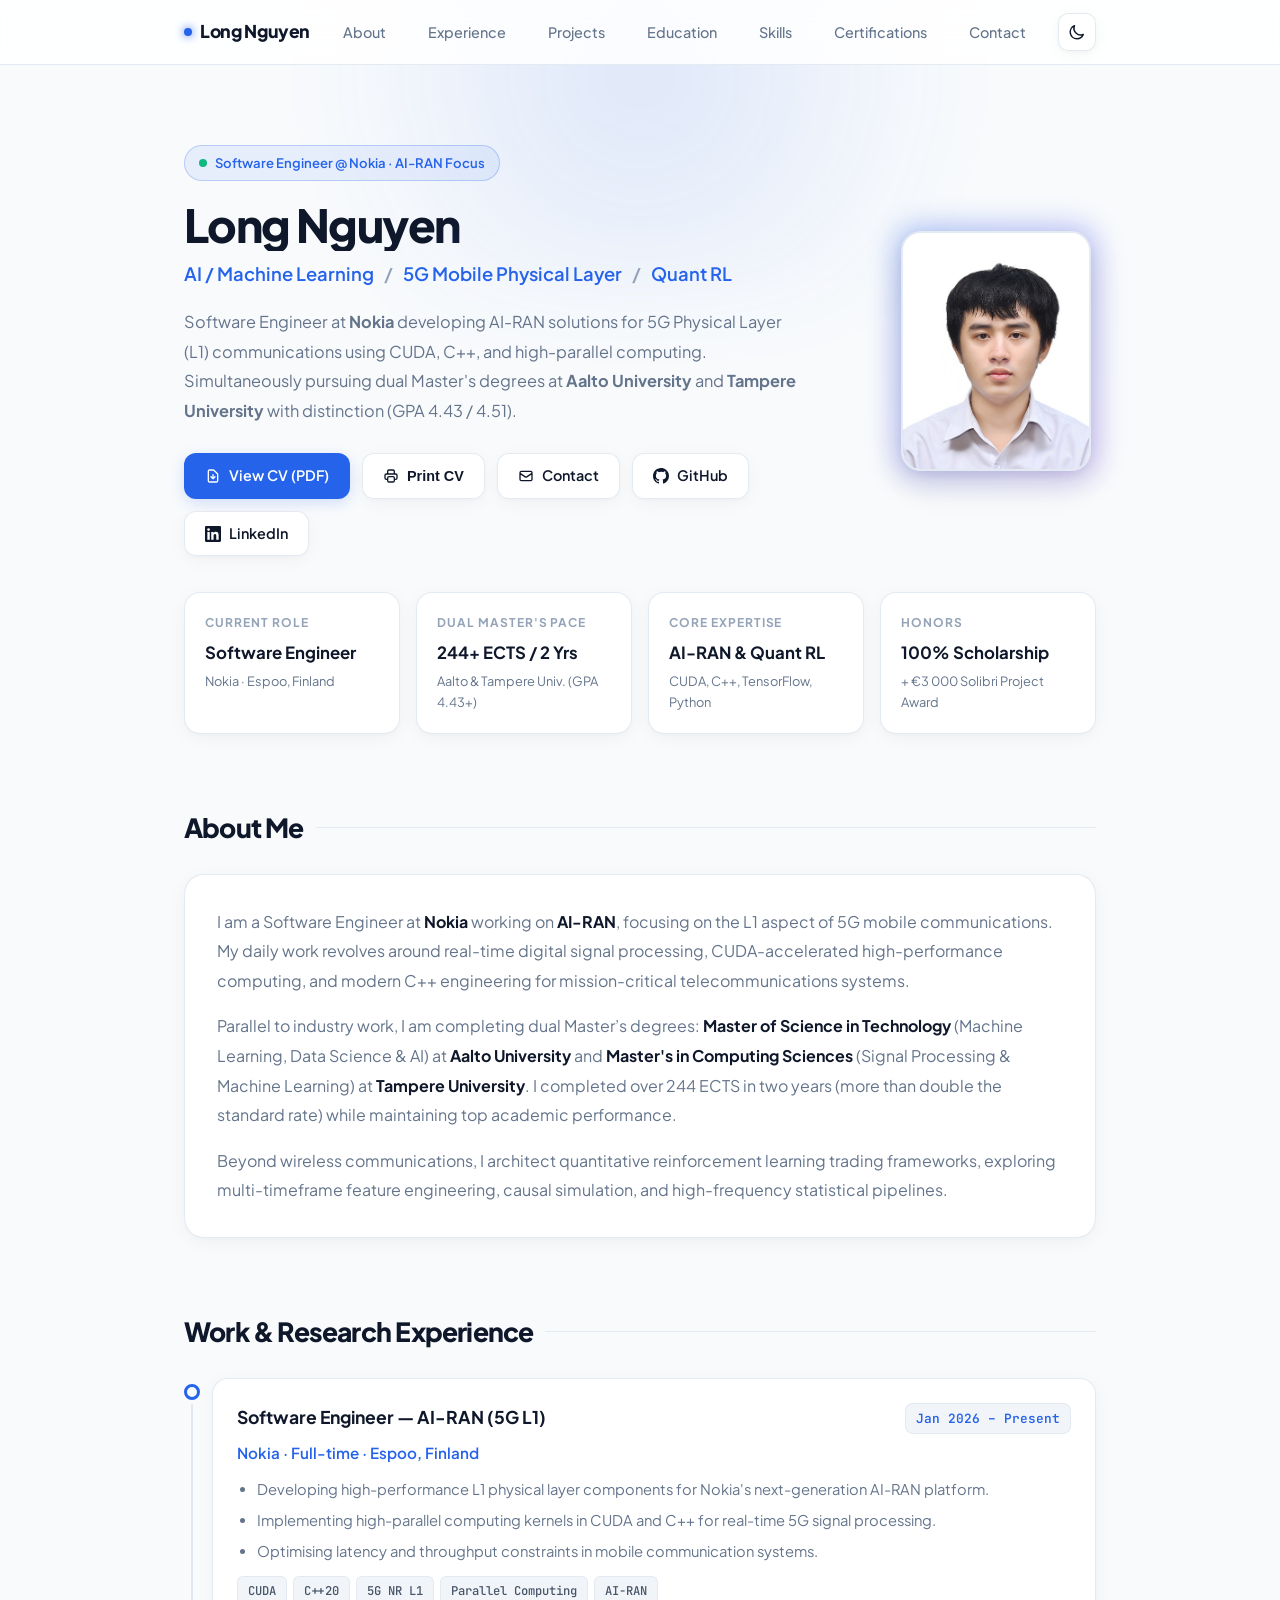
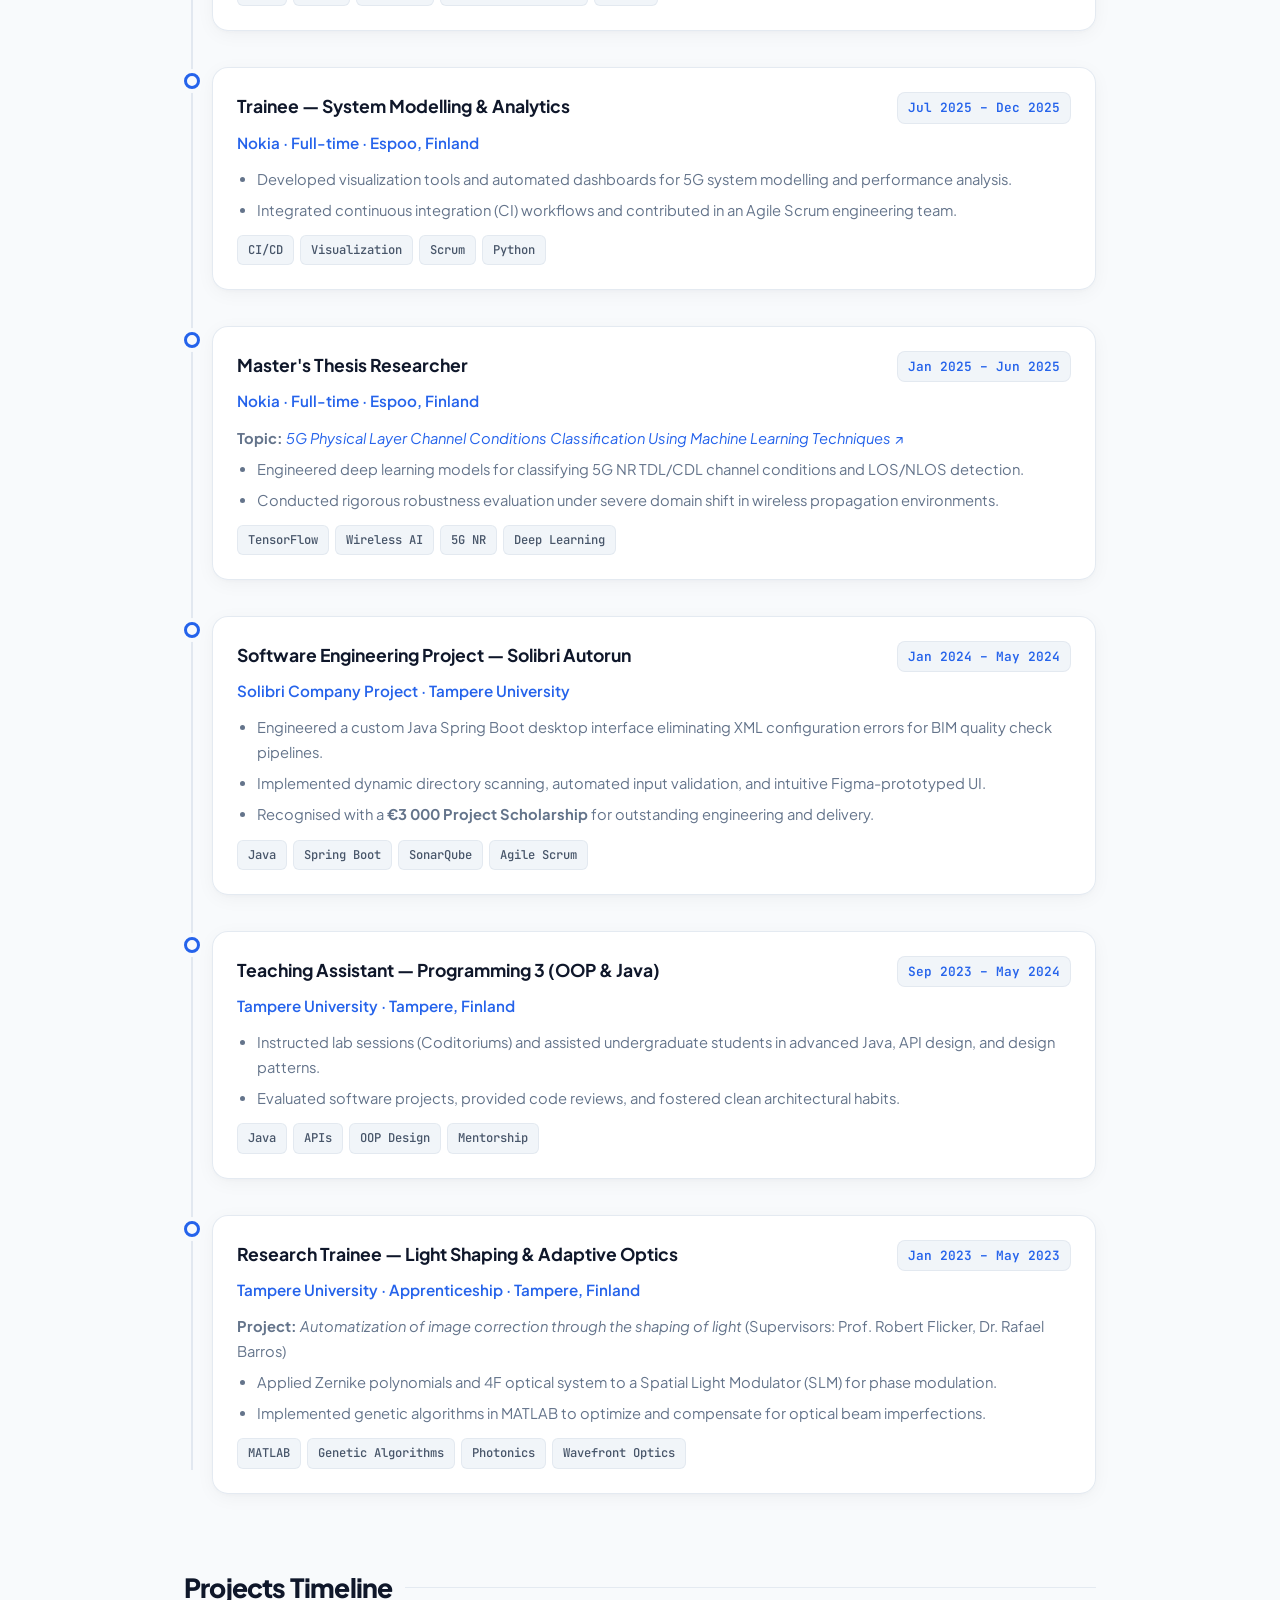
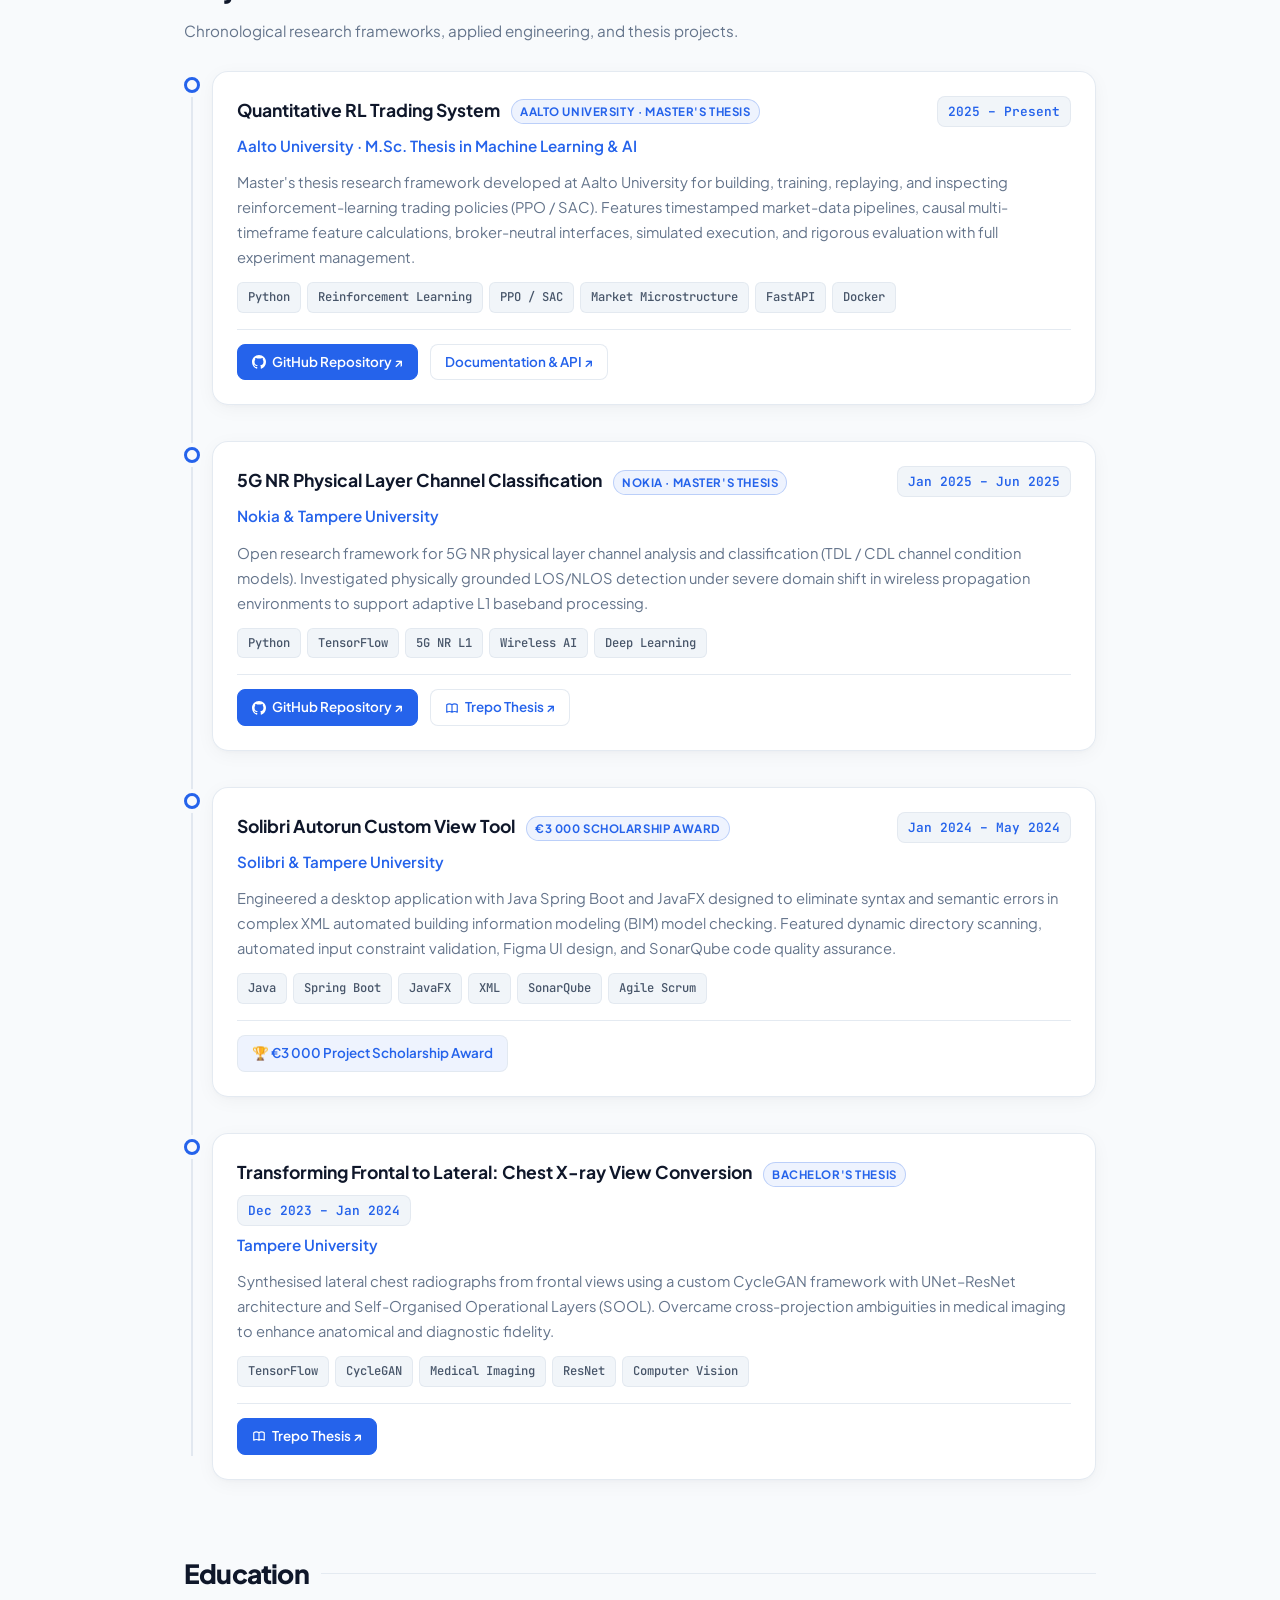
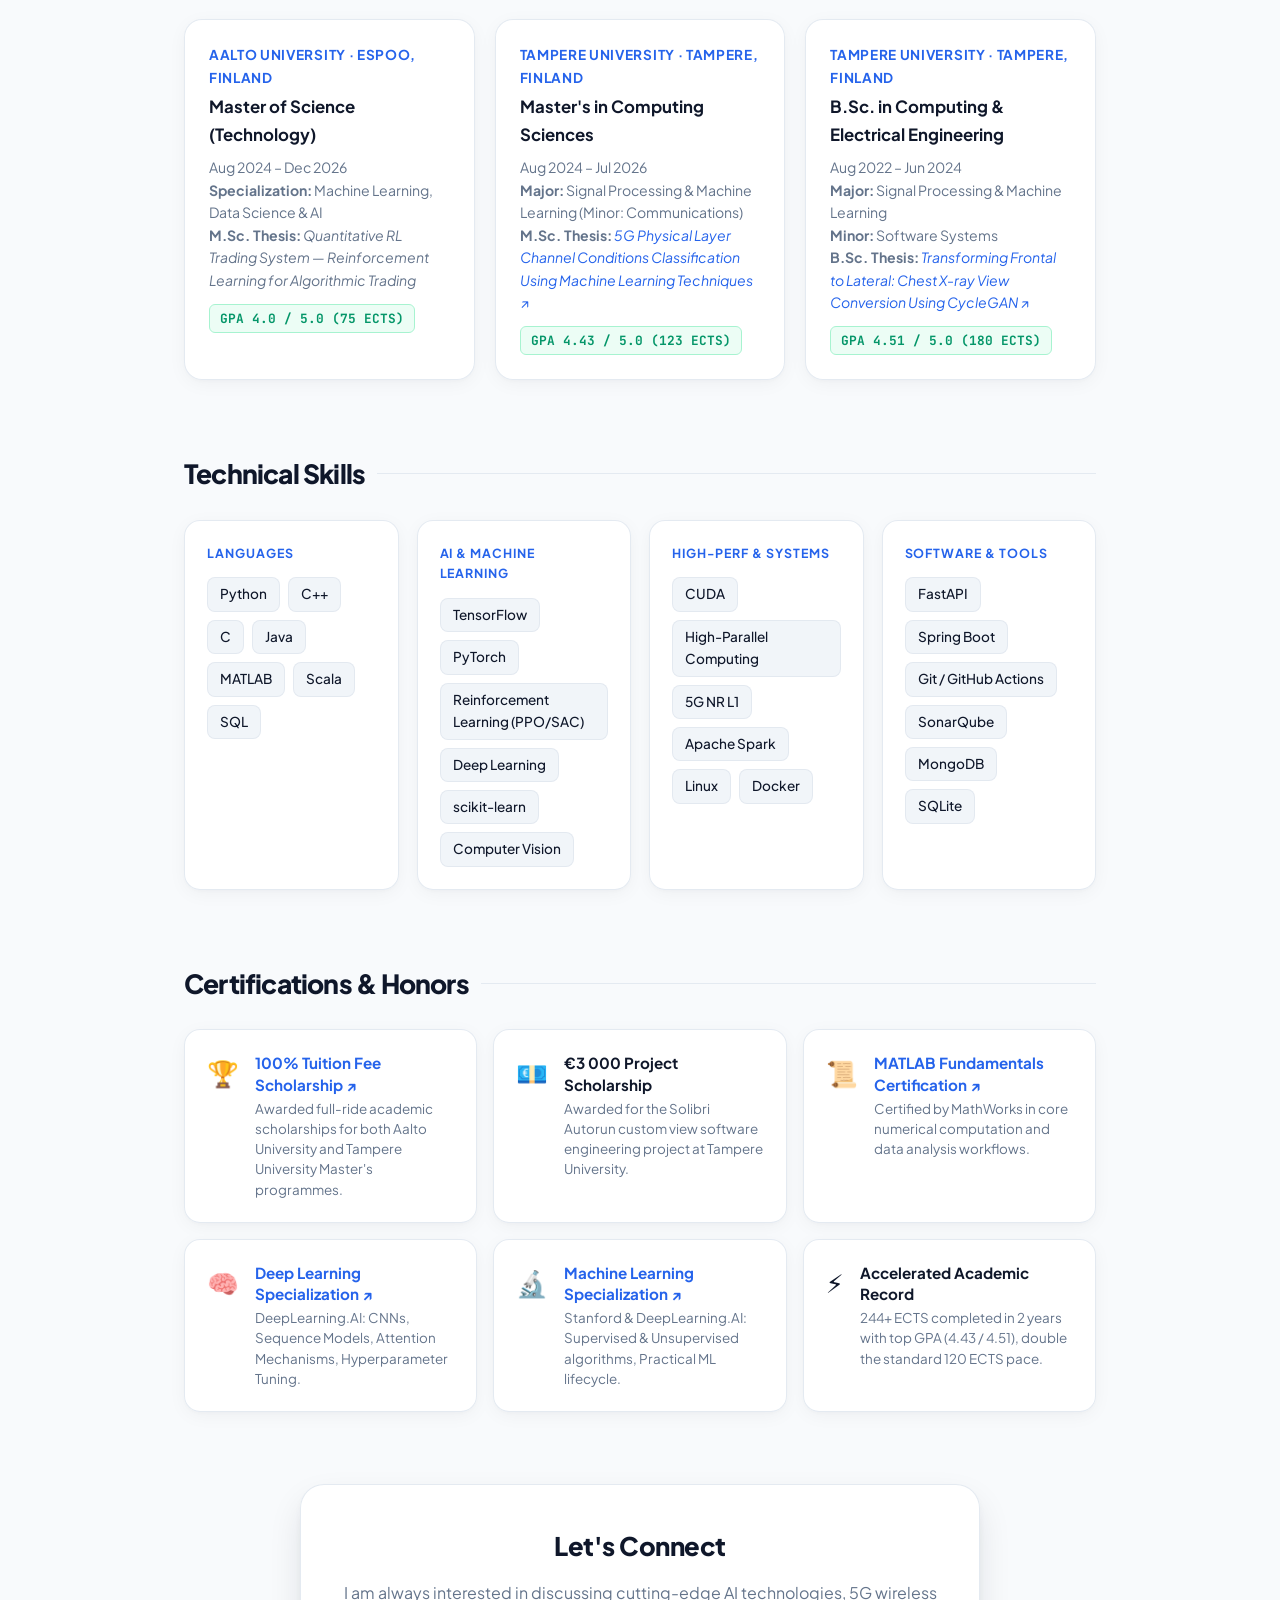
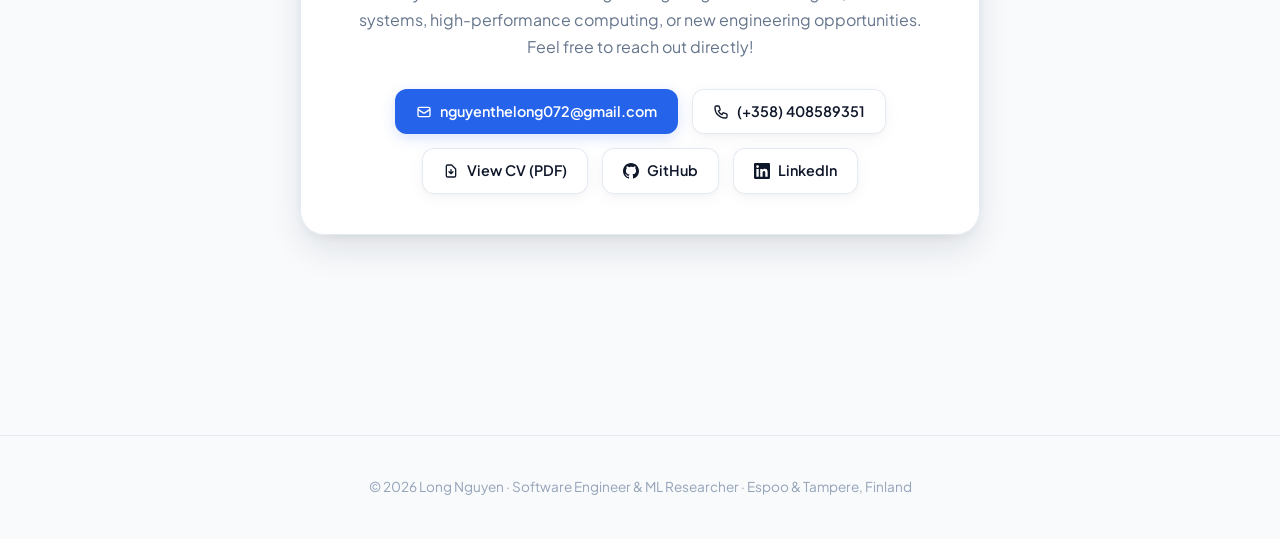
<file: index.html>
<!DOCTYPE html>
<html lang="en" data-theme="light">
<head>
  <meta charset="UTF-8" />
  <meta name="viewport" content="width=device-width, initial-scale=1.0" />
  <title>Long Nguyen | Software Engineer &amp; ML Researcher</title>
  <meta name="description" content="Portfolio of Long Nguyen — Software Engineer at Nokia, Dual Master's at Aalto & Tampere University focusing on 5G L1, Deep Learning, and Quantitative RL Systems." />

  <!-- Google Fonts -->
  <link rel="preconnect" href="https://fonts.googleapis.com" />
  <link rel="preconnect" href="https://fonts.gstatic.com" crossorigin />
  <link href="https://fonts.googleapis.com/css2?family=Plus+Jakarta+Sans:wght@300;400;500;600;700;800&family=JetBrains+Mono:wght@400;500&display=swap" rel="stylesheet" />

  <!-- External Stylesheet -->
  <link rel="stylesheet" href="style.css" />

  <!-- External JavaScript -->
  <script src="script.js" defer></script>
</head>
<body>

  <!-- Ambient Glow -->
  <div class="ambient-glow"></div>

  <!-- Navbar -->
  <nav>
    <div class="nav-container">
      <a href="#hero" class="brand">
        <span class="brand-dot"></span>
        Long Nguyen
      </a>
      <ul class="nav-menu">
        <li><a href="#about">About</a></li>
        <li><a href="#experience">Experience</a></li>
        <li><a href="#projects">Projects</a></li>
        <li><a href="#education">Education</a></li>
        <li><a href="#skills">Skills</a></li>
        <li><a href="#achievements">Certifications</a></li>
        <li><a href="#contact">Contact</a></li>
      </ul>
      <button class="theme-toggle" id="themeToggle" title="Toggle Light/Dark Theme" aria-label="Toggle Theme">
        <!-- Sun icon (shown in dark mode) -->
        <svg id="sunIcon" style="display:none;" xmlns="http://www.w3.org/2000/svg" fill="none" viewBox="0 0 24 24" stroke="currentColor">
          <path stroke-linecap="round" stroke-linejoin="round" stroke-width="2" d="M12 3v1m0 16v1m9-9h-1M4 12H3m15.364 6.364l-.707-.707M6.343 6.343l-.707-.707m12.728 0l-.707.707M6.343 17.657l-.707.707M16 12a4 4 0 11-8 0 4 4 0 018 0z" />
        </svg>
        <!-- Moon icon (shown in light mode) -->
        <svg id="moonIcon" xmlns="http://www.w3.org/2000/svg" fill="none" viewBox="0 0 24 24" stroke="currentColor">
          <path stroke-linecap="round" stroke-linejoin="round" stroke-width="2" d="M20.354 15.354A9 9 0 018.646 3.646 9.003 9.003 0 0012 21a9.003 9.003 0 008.354-5.646z" />
        </svg>
      </button>
    </div>
  </nav>

  <main>

    <!-- Hero Section -->
    <section id="hero" class="hero">
      <div>
        <div class="badge-status">
          <span class="badge-pulse"></span>
          Software Engineer @ Nokia · AI-RAN Focus
        </div>
        <h1 class="hero-name">Long Nguyen</h1>
        <div class="hero-role">
          <span>AI / Machine Learning</span>
          <span class="sep">/</span>
          <span>5G Mobile Physical Layer</span>
          <span class="sep">/</span>
          <span>Quant RL</span>
        </div>
        <p class="hero-bio">
          Software Engineer at <strong>Nokia</strong> developing AI-RAN solutions for 5G Physical Layer (L1) communications using CUDA, C++, and high-parallel computing. Simultaneously pursuing dual Master's degrees at <strong>Aalto University</strong> and <strong>Tampere University</strong> with distinction (GPA 4.43 / 4.51).
        </p>
        <div class="btn-group">
          <a href="Long_Nguyen_CV.pdf" target="_blank" rel="noopener" class="btn btn-primary" title="View Full CV (PDF)">
            <svg xmlns="http://www.w3.org/2000/svg" fill="none" viewBox="0 0 24 24" stroke="currentColor">
              <path stroke-linecap="round" stroke-linejoin="round" stroke-width="2" d="M12 10v6m0 0l-3-3m3 3l3-3m2 8H7a2 2 0 01-2-2V5a2 2 0 012-2h5.586a1 1 0 01.707.293l5.414 5.414a1 1 0 01.293.707V19a2 2 0 01-2 2z" />
            </svg>
            View CV (PDF)
          </a>
          <button class="btn btn-secondary" onclick="window.print()" title="Print or Save as PDF directly from browser">
            <svg xmlns="http://www.w3.org/2000/svg" fill="none" viewBox="0 0 24 24" stroke="currentColor">
              <path stroke-linecap="round" stroke-linejoin="round" stroke-width="2" d="M17 17h2a2 2 0 002-2v-4a2 2 0 00-2-2H5a2 2 0 00-2 2v4a2 2 0 002 2h2m2 4h6a2 2 0 002-2v-4a2 2 0 00-2-2H9a2 2 0 00-2 2v4a2 2 0 002 2zm8-12V5a2 2 0 00-2-2H9a2 2 0 00-2 2v4h10z" />
            </svg>
            Print CV
          </button>
          <a href="#contact" class="btn btn-secondary">
            <svg xmlns="http://www.w3.org/2000/svg" fill="none" viewBox="0 0 24 24" stroke="currentColor">
              <path stroke-linecap="round" stroke-linejoin="round" stroke-width="2" d="M3 8l7.89 5.26a2 2 0 002.22 0L21 8M5 19h14a2 2 0 002-2V7a2 2 0 00-2-2H5a2 2 0 00-2 2v10a2 2 0 002 2z" />
            </svg>
            Contact
          </a>
          <a href="https://github.com/nntk072" target="_blank" rel="noopener" class="btn btn-secondary" title="GitHub Profile">
            <svg xmlns="http://www.w3.org/2000/svg" fill="currentColor" viewBox="0 0 24 24">
              <path d="M12 0C5.374 0 0 5.373 0 12c0 5.302 3.438 9.8 8.207 11.387.599.111.793-.261.793-.577v-2.234c-3.338.726-4.033-1.416-4.033-1.416-.546-1.387-1.333-1.756-1.333-1.756-1.089-.745.083-.729.083-.729 1.205.084 1.839 1.237 1.839 1.237 1.07 1.834 2.807 1.304 3.492.997.107-.775.418-1.305.762-1.604-2.665-.305-5.467-1.334-5.467-5.931 0-1.311.469-2.381 1.236-3.221-.124-.303-.535-1.524.117-3.176 0 0 1.008-.322 3.301 1.23A11.509 11.509 0 0112 5.803c1.02.005 2.047.138 3.006.404 2.291-1.552 3.297-1.23 3.297-1.23.653 1.653.242 2.874.118 3.176.77.84 1.235 1.911 1.235 3.221 0 4.609-2.807 5.624-5.479 5.921.43.372.823 1.102.823 2.222v3.293c0 .319.192.694.801.576C20.566 21.797 24 17.3 24 12c0-6.627-5.373-12-12-12z"/>
            </svg>
            GitHub
          </a>
          <a href="https://www.linkedin.com/in/long-nguyen-9b299a197/" target="_blank" rel="noopener" class="btn btn-secondary" title="LinkedIn Profile">
            <svg xmlns="http://www.w3.org/2000/svg" fill="currentColor" viewBox="0 0 24 24">
              <path d="M20.447 20.452h-3.554v-5.569c0-1.328-.027-3.037-1.852-3.037-1.853 0-2.136 1.445-2.136 2.939v5.667H9.351V9h3.414v1.561h.046c.477-.9 1.637-1.85 3.37-1.85 3.601 0 4.267 2.37 4.267 5.455v6.286zM5.337 7.433a2.062 2.062 0 01-2.063-2.065 2.064 2.064 0 112.063 2.065zm1.782 13.019H3.555V9h3.564v11.452zM22.225 0H1.771C.792 0 0 .774 0 1.729v20.542C0 23.227.792 24 1.771 24h20.451C23.2 24 24 23.227 24 22.271V1.729C24 .774 23.2 0 22.222 0h.003z"/>
            </svg>
            LinkedIn
          </a>
        </div>
      </div>

      <!-- Real Portrait Image -->
      <div class="avatar-wrapper">
        <div class="avatar-glow"></div>
        <img src="profile.jpg" alt="Long Nguyen" class="avatar-img" />
      </div>
    </section>

    <!-- Stats & Key Highlights -->
    <div class="stats-grid">
      <div class="stat-card">
        <div class="stat-label">Current Role</div>
        <div class="stat-val">Software Engineer</div>
        <div class="stat-sub">Nokia · Espoo, Finland</div>
      </div>
      <div class="stat-card">
        <div class="stat-label">Dual Master's Pace</div>
        <div class="stat-val">244+ ECTS / 2 Yrs</div>
        <div class="stat-sub">Aalto &amp; Tampere Univ. (GPA 4.43+)</div>
      </div>
      <div class="stat-card">
        <div class="stat-label">Core Expertise</div>
        <div class="stat-val">AI-RAN &amp; Quant RL</div>
        <div class="stat-sub">CUDA, C++, TensorFlow, Python</div>
      </div>
      <div class="stat-card">
        <div class="stat-label">Honors</div>
        <div class="stat-val">100% Scholarship</div>
        <div class="stat-sub">+ €3 000 Solibri Project Award</div>
      </div>
    </div>

    <!-- About Me -->
    <section id="about">
      <h2 class="section-title">About Me</h2>
      <div class="about-card">
        <p>
          I am a Software Engineer at <strong>Nokia</strong> working on <strong>AI-RAN</strong>, focusing on the L1 aspect of 5G mobile communications. My daily work revolves around real-time digital signal processing, CUDA-accelerated high-performance computing, and modern C++ engineering for mission-critical telecommunications systems.
        </p>
        <p>
          Parallel to industry work, I am completing dual Master’s degrees: <strong>Master of Science in Technology</strong> (Machine Learning, Data Science &amp; AI) at <strong>Aalto University</strong> and <strong>Master's in Computing Sciences</strong> (Signal Processing &amp; Machine Learning) at <strong>Tampere University</strong>. I completed over 244 ECTS in two years (more than double the standard rate) while maintaining top academic performance.
        </p>
        <p>
          Beyond wireless communications, I architect quantitative reinforcement learning trading frameworks, exploring multi-timeframe feature engineering, causal simulation, and high-frequency statistical pipelines.
        </p>
      </div>
    </section>

    <!-- Experience Timeline -->
    <section id="experience">
      <h2 class="section-title">Work &amp; Research Experience</h2>
      <div class="timeline">

        <div class="timeline-item">
          <div class="timeline-dot"></div>
          <div class="timeline-content">
            <div class="timeline-header">
              <span class="timeline-role">Software Engineer — AI-RAN (5G L1)</span>
              <span class="timeline-date">Jan 2026 – Present</span>
            </div>
            <div class="timeline-company">Nokia · Full-time · Espoo, Finland</div>
            <div class="timeline-body">
              <ul>
                <li>Developing high-performance L1 physical layer components for Nokia's next-generation AI-RAN platform.</li>
                <li>Implementing high-parallel computing kernels in CUDA and C++ for real-time 5G signal processing.</li>
                <li>Optimising latency and throughput constraints in mobile communication systems.</li>
              </ul>
              <div class="tag-list" style="margin-top: 12px; margin-bottom: 0;">
                <span class="tag">CUDA</span>
                <span class="tag">C++20</span>
                <span class="tag">5G NR L1</span>
                <span class="tag">Parallel Computing</span>
                <span class="tag">AI-RAN</span>
              </div>
            </div>
          </div>
        </div>

        <div class="timeline-item">
          <div class="timeline-dot"></div>
          <div class="timeline-content">
            <div class="timeline-header">
              <span class="timeline-role">Trainee — System Modelling &amp; Analytics</span>
              <span class="timeline-date">Jul 2025 – Dec 2025</span>
            </div>
            <div class="timeline-company">Nokia · Full-time · Espoo, Finland</div>
            <div class="timeline-body">
              <ul>
                <li>Developed visualization tools and automated dashboards for 5G system modelling and performance analysis.</li>
                <li>Integrated continuous integration (CI) workflows and contributed in an Agile Scrum engineering team.</li>
              </ul>
              <div class="tag-list" style="margin-top: 12px; margin-bottom: 0;">
                <span class="tag">CI/CD</span>
                <span class="tag">Visualization</span>
                <span class="tag">Scrum</span>
                <span class="tag">Python</span>
              </div>
            </div>
          </div>
        </div>

        <div class="timeline-item">
          <div class="timeline-dot"></div>
          <div class="timeline-content">
            <div class="timeline-header">
              <span class="timeline-role">Master's Thesis Researcher</span>
              <span class="timeline-date">Jan 2025 – Jun 2025</span>
            </div>
            <div class="timeline-company">Nokia · Full-time · Espoo, Finland</div>
            <div class="timeline-body">
              <p><strong>Topic:</strong> <em><a href="https://trepo.tuni.fi/handle/10024/229296" target="_blank" rel="noopener">5G Physical Layer Channel Conditions Classification Using Machine Learning Techniques ↗</a></em></p>
              <ul>
                <li>Engineered deep learning models for classifying 5G NR TDL/CDL channel conditions and LOS/NLOS detection.</li>
                <li>Conducted rigorous robustness evaluation under severe domain shift in wireless propagation environments.</li>
              </ul>
              <div class="tag-list" style="margin-top: 12px; margin-bottom: 0;">
                <span class="tag">TensorFlow</span>
                <span class="tag">Wireless AI</span>
                <span class="tag">5G NR</span>
                <span class="tag">Deep Learning</span>
              </div>
            </div>
          </div>
        </div>

        <div class="timeline-item">
          <div class="timeline-dot"></div>
          <div class="timeline-content">
            <div class="timeline-header">
              <span class="timeline-role">Software Engineering Project — Solibri Autorun</span>
              <span class="timeline-date">Jan 2024 – May 2024</span>
            </div>
            <div class="timeline-company">Solibri Company Project · Tampere University</div>
            <div class="timeline-body">
              <ul>
                <li>Engineered a custom Java Spring Boot desktop interface eliminating XML configuration errors for BIM quality check pipelines.</li>
                <li>Implemented dynamic directory scanning, automated input validation, and intuitive Figma-prototyped UI.</li>
                <li>Recognised with a <strong>€3 000 Project Scholarship</strong> for outstanding engineering and delivery.</li>
              </ul>
              <div class="tag-list" style="margin-top: 12px; margin-bottom: 0;">
                <span class="tag">Java</span>
                <span class="tag">Spring Boot</span>
                <span class="tag">SonarQube</span>
                <span class="tag">Agile Scrum</span>
              </div>
            </div>
          </div>
        </div>

        <div class="timeline-item">
          <div class="timeline-dot"></div>
          <div class="timeline-content">
            <div class="timeline-header">
              <span class="timeline-role">Teaching Assistant — Programming 3 (OOP &amp; Java)</span>
              <span class="timeline-date">Sep 2023 – May 2024</span>
            </div>
            <div class="timeline-company">Tampere University · Tampere, Finland</div>
            <div class="timeline-body">
              <ul>
                <li>Instructed lab sessions (Coditoriums) and assisted undergraduate students in advanced Java, API design, and design patterns.</li>
                <li>Evaluated software projects, provided code reviews, and fostered clean architectural habits.</li>
              </ul>
              <div class="tag-list" style="margin-top: 12px; margin-bottom: 0;">
                <span class="tag">Java</span>
                <span class="tag">APIs</span>
                <span class="tag">OOP Design</span>
                <span class="tag">Mentorship</span>
              </div>
            </div>
          </div>
        </div>

        <div class="timeline-item">
          <div class="timeline-dot"></div>
          <div class="timeline-content">
            <div class="timeline-header">
              <span class="timeline-role">Research Trainee — Light Shaping &amp; Adaptive Optics</span>
              <span class="timeline-date">Jan 2023 – May 2023</span>
            </div>
            <div class="timeline-company">Tampere University · Apprenticeship · Tampere, Finland</div>
            <div class="timeline-body">
              <p><strong>Project:</strong> <em>Automatization of image correction through the shaping of light</em> (Supervisors: Prof. Robert Flicker, Dr. Rafael Barros)</p>
              <ul>
                <li>Applied Zernike polynomials and 4F optical system to a Spatial Light Modulator (SLM) for phase modulation.</li>
                <li>Implemented genetic algorithms in MATLAB to optimize and compensate for optical beam imperfections.</li>
              </ul>
              <div class="tag-list" style="margin-top: 12px; margin-bottom: 0;">
                <span class="tag">MATLAB</span>
                <span class="tag">Genetic Algorithms</span>
                <span class="tag">Photonics</span>
                <span class="tag">Wavefront Optics</span>
              </div>
            </div>
          </div>
        </div>
            </div>
          </div>
        </div>

      </div>
    </section>

    <!-- Projects Timeline -->
    <section id="projects">
      <h2 class="section-title">Projects Timeline</h2>
      <p class="section-subtitle">Chronological research frameworks, applied engineering, and thesis projects.</p>

      <div class="timeline">

        <!-- Project 1: Quant RL Trading -->
        <div class="timeline-item">
          <div class="timeline-dot"></div>
          <div class="timeline-content">
            <div class="timeline-header">
              <span class="timeline-role">
                Quantitative RL Trading System
                <span class="timeline-badge">Aalto University · Master's Thesis</span>
              </span>
              <span class="timeline-date">2025 – Present</span>
            </div>
            <div class="timeline-company">Aalto University · M.Sc. Thesis in Machine Learning &amp; AI</div>
            <div class="timeline-body">
              <p>
                Master's thesis research framework developed at Aalto University for building, training, replaying, and inspecting reinforcement-learning trading policies (PPO / SAC). Features timestamped market-data pipelines, causal multi-timeframe feature calculations, broker-neutral interfaces, simulated execution, and rigorous evaluation with full experiment management.
              </p>
              <div class="tag-list" style="margin-top: 12px; margin-bottom: 0;">
                <span class="tag">Python</span>
                <span class="tag">Reinforcement Learning</span>
                <span class="tag">PPO / SAC</span>
                <span class="tag">Market Microstructure</span>
                <span class="tag">FastAPI</span>
                <span class="tag">Docker</span>
              </div>
              <div class="project-actions">
                <a href="https://github.com/nntk072/Quantitative-RL-Trading-System" target="_blank" class="project-btn primary">
                  <svg xmlns="http://www.w3.org/2000/svg" width="14" height="14" fill="currentColor" viewBox="0 0 24 24"><path d="M12 0C5.374 0 0 5.373 0 12c0 5.302 3.438 9.8 8.207 11.387.599.111.793-.261.793-.577v-2.234c-3.338.726-4.033-1.416-4.033-1.416-.546-1.387-1.333-1.756-1.333-1.756-1.089-.745.083-.729.083-.729 1.205.084 1.839 1.237 1.839 1.237 1.07 1.834 2.807 1.304 3.492.997.107-.775.418-1.305.762-1.604-2.665-.305-5.467-1.334-5.467-5.931 0-1.311.469-2.381 1.236-3.221-.124-.303-.535-1.524.117-3.176 0 0 1.008-.322 3.301 1.23A11.509 11.509 0 0112 5.803c1.02.005 2.047.138 3.006.404 2.291-1.552 3.297-1.23 3.297-1.23.653 1.653.242 2.874.118 3.176.77.84 1.235 1.911 1.235 3.221 0 4.609-2.807 5.624-5.479 5.921.43.372.823 1.102.823 2.222v3.293c0 .319.192.694.801.576C20.566 21.797 24 17.3 24 12c0-6.627-5.373-12-12-12z"/></svg>
                  GitHub Repository ↗
                </a>
                <a href="https://nntk072.github.io/Quantitative-RL-Trading-System/" target="_blank" class="project-btn">
                  Documentation &amp; API ↗
                </a>
              </div>
            </div>
          </div>
        </div>

        <!-- Project 2: 5G NR Channel Condition -->
        <div class="timeline-item">
          <div class="timeline-dot"></div>
          <div class="timeline-content">
            <div class="timeline-header">
              <span class="timeline-role">
                5G NR Physical Layer Channel Classification
                <span class="timeline-badge">Nokia · Master's Thesis</span>
              </span>
              <span class="timeline-date">Jan 2025 – Jun 2025</span>
            </div>
            <div class="timeline-company">Nokia &amp; Tampere University</div>
            <div class="timeline-body">
              <p>
                Open research framework for 5G NR physical layer channel analysis and classification (TDL / CDL channel condition models). Investigated physically grounded LOS/NLOS detection under severe domain shift in wireless propagation environments to support adaptive L1 baseband processing.
              </p>
              <div class="tag-list" style="margin-top: 12px; margin-bottom: 0;">
                <span class="tag">Python</span>
                <span class="tag">TensorFlow</span>
                <span class="tag">5G NR L1</span>
                <span class="tag">Wireless AI</span>
                <span class="tag">Deep Learning</span>
              </div>
              <div class="project-actions">
                <a href="https://github.com/nntk072/5g-nr-channel-condition" target="_blank" class="project-btn primary">
                  <svg xmlns="http://www.w3.org/2000/svg" width="14" height="14" fill="currentColor" viewBox="0 0 24 24"><path d="M12 0C5.374 0 0 5.373 0 12c0 5.302 3.438 9.8 8.207 11.387.599.111.793-.261.793-.577v-2.234c-3.338.726-4.033-1.416-4.033-1.416-.546-1.387-1.333-1.756-1.333-1.756-1.089-.745.083-.729.083-.729 1.205.084 1.839 1.237 1.839 1.237 1.07 1.834 2.807 1.304 3.492.997.107-.775.418-1.305.762-1.604-2.665-.305-5.467-1.334-5.467-5.931 0-1.311.469-2.381 1.236-3.221-.124-.303-.535-1.524.117-3.176 0 0 1.008-.322 3.301 1.23A11.509 11.509 0 0112 5.803c1.02.005 2.047.138 3.006.404 2.291-1.552 3.297-1.23 3.297-1.23.653 1.653.242 2.874.118 3.176.77.84 1.235 1.911 1.235 3.221 0 4.609-2.807 5.624-5.479 5.921.43.372.823 1.102.823 2.222v3.293c0 .319.192.694.801.576C20.566 21.797 24 17.3 24 12c0-6.627-5.373-12-12-12z"/></svg>
                  GitHub Repository ↗
                </a>
                <a href="https://trepo.tuni.fi/handle/10024/229296" target="_blank" rel="noopener" class="project-btn">
                  <svg xmlns="http://www.w3.org/2000/svg" width="14" height="14" fill="none" viewBox="0 0 24 24" stroke="currentColor"><path stroke-linecap="round" stroke-linejoin="round" stroke-width="2" d="M12 6.253v13m0-13C10.832 5.477 9.246 5 7.5 5S4.168 5.477 3 6.253v13C4.168 18.477 5.754 18 7.5 18s3.332.477 4.5 1.253m0-13C13.168 5.477 14.754 5 16.5 5c1.747 0 3.332.477 4.5 1.253v13C19.832 18.477 18.247 18 16.5 18c-1.746 0-3.332.477-4.5 1.253"/></svg>
                  Trepo Thesis ↗
                </a>
              </div>
            </div>
          </div>
        </div>

        <!-- Project 3: Solibri Autorun -->
        <div class="timeline-item">
          <div class="timeline-dot"></div>
          <div class="timeline-content">
            <div class="timeline-header">
              <span class="timeline-role">
                Solibri Autorun Custom View Tool
                <span class="timeline-badge">€3 000 Scholarship Award</span>
              </span>
              <span class="timeline-date">Jan 2024 – May 2024</span>
            </div>
            <div class="timeline-company">Solibri &amp; Tampere University</div>
            <div class="timeline-body">
              <p>
                Engineered a desktop application with Java Spring Boot and JavaFX designed to eliminate syntax and semantic errors in complex XML automated building information modeling (BIM) model checking. Featured dynamic directory scanning, automated input constraint validation, Figma UI design, and SonarQube code quality assurance.
              </p>
              <div class="tag-list" style="margin-top: 12px; margin-bottom: 0;">
                <span class="tag">Java</span>
                <span class="tag">Spring Boot</span>
                <span class="tag">JavaFX</span>
                <span class="tag">XML</span>
                <span class="tag">SonarQube</span>
                <span class="tag">Agile Scrum</span>
              </div>
              <div class="project-actions">
                <span class="project-btn" style="cursor: default; background: var(--accent-light);">
                  🏆 €3 000 Project Scholarship Award
                </span>
              </div>
            </div>
          </div>
        </div>

        <!-- Project 4: Chest X-ray CycleGAN -->
        <div class="timeline-item">
          <div class="timeline-dot"></div>
          <div class="timeline-content">
            <div class="timeline-header">
              <span class="timeline-role">
                Transforming Frontal to Lateral: Chest X-ray View Conversion
                <span class="timeline-badge">Bachelor's Thesis</span>
              </span>
              <span class="timeline-date">Dec 2023 – Jan 2024</span>
            </div>
            <div class="timeline-company">Tampere University</div>
            <div class="timeline-body">
              <p>
                Synthesised lateral chest radiographs from frontal views using a custom CycleGAN framework with UNet–ResNet architecture and Self-Organised Operational Layers (SOOL). Overcame cross-projection ambiguities in medical imaging to enhance anatomical and diagnostic fidelity.
              </p>
              <div class="tag-list" style="margin-top: 12px; margin-bottom: 0;">
                <span class="tag">TensorFlow</span>
                <span class="tag">CycleGAN</span>
                <span class="tag">Medical Imaging</span>
                <span class="tag">ResNet</span>
                <span class="tag">Computer Vision</span>
              </div>
              <div class="project-actions">
                <a href="https://trepo.tuni.fi/handle/10024/157272" target="_blank" rel="noopener" class="project-btn primary">
                  <svg xmlns="http://www.w3.org/2000/svg" width="14" height="14" fill="none" viewBox="0 0 24 24" stroke="currentColor"><path stroke-linecap="round" stroke-linejoin="round" stroke-width="2" d="M12 6.253v13m0-13C10.832 5.477 9.246 5 7.5 5S4.168 5.477 3 6.253v13C4.168 18.477 5.754 18 7.5 18s3.332.477 4.5 1.253m0-13C13.168 5.477 14.754 5 16.5 5c1.747 0 3.332.477 4.5 1.253v13C19.832 18.477 18.247 18 16.5 18c-1.746 0-3.332.477-4.5 1.253"/></svg>
                  Trepo Thesis ↗
                </a>
              </div>
            </div>
          </div>
        </div>

      </div>
    </section>

    <!-- Education Section -->
    <section id="education">
      <h2 class="section-title">Education</h2>
      <div class="edu-grid">

        <div class="edu-card">
          <div class="edu-school">Aalto University · Espoo, Finland</div>
          <div class="edu-degree">Master of Science (Technology)</div>
          <div class="edu-meta">
            Aug 2024 – Dec 2026<br/>
            <strong>Specialization:</strong> Machine Learning, Data Science &amp; AI<br/>
            <strong>M.Sc. Thesis:</strong> <em>Quantitative RL Trading System — Reinforcement Learning for Algorithmic Trading</em>
          </div>
          <span class="edu-gpa">GPA 4.0 / 5.0 (75 ECTS)</span>
        </div>

        <div class="edu-card">
          <div class="edu-school">Tampere University · Tampere, Finland</div>
          <div class="edu-degree">Master's in Computing Sciences</div>
          <div class="edu-meta">
            Aug 2024 – Jul 2026<br/>
            <strong>Major:</strong> Signal Processing &amp; Machine Learning (Minor: Communications)<br/>
            <strong>M.Sc. Thesis:</strong> <em><a href="https://trepo.tuni.fi/handle/10024/229296" target="_blank" rel="noopener">5G Physical Layer Channel Conditions Classification Using Machine Learning Techniques ↗</a></em>
          </div>
          <span class="edu-gpa">GPA 4.43 / 5.0 (123 ECTS)</span>
        </div>

        <div class="edu-card">
          <div class="edu-school">Tampere University · Tampere, Finland</div>
          <div class="edu-degree">B.Sc. in Computing &amp; Electrical Engineering</div>
          <div class="edu-meta">
            Aug 2022 – Jun 2024<br/>
            <strong>Major:</strong> Signal Processing &amp; Machine Learning<br/>
            <strong>Minor:</strong> Software Systems<br/>
            <strong>B.Sc. Thesis:</strong> <em><a href="https://trepo.tuni.fi/handle/10024/157272" target="_blank" rel="noopener">Transforming Frontal to Lateral: Chest X-ray View Conversion Using CycleGAN ↗</a></em>
          </div>
          <span class="edu-gpa">GPA 4.51 / 5.0 (180 ECTS)</span>
        </div>

      </div>
    </section>

    <!-- Skills Section -->
    <section id="skills">
      <h2 class="section-title">Technical Skills</h2>
      <div class="skills-grid">

        <div class="skill-card">
          <div class="skill-cat">Languages</div>
          <div class="skill-list">
            <span class="skill-pill">Python</span>
            <span class="skill-pill">C++</span>
            <span class="skill-pill">C</span>
            <span class="skill-pill">Java</span>
            <span class="skill-pill">MATLAB</span>
            <span class="skill-pill">Scala</span>
            <span class="skill-pill">SQL</span>
          </div>
        </div>

        <div class="skill-card">
          <div class="skill-cat">AI &amp; Machine Learning</div>
          <div class="skill-list">
            <span class="skill-pill">TensorFlow</span>
            <span class="skill-pill">PyTorch</span>
            <span class="skill-pill">Reinforcement Learning (PPO/SAC)</span>
            <span class="skill-pill">Deep Learning</span>
            <span class="skill-pill">scikit-learn</span>
            <span class="skill-pill">Computer Vision</span>
          </div>
        </div>

        <div class="skill-card">
          <div class="skill-cat">High-Perf &amp; Systems</div>
          <div class="skill-list">
            <span class="skill-pill">CUDA</span>
            <span class="skill-pill">High-Parallel Computing</span>
            <span class="skill-pill">5G NR L1</span>
            <span class="skill-pill">Apache Spark</span>
            <span class="skill-pill">Linux</span>
            <span class="skill-pill">Docker</span>
          </div>
        </div>

        <div class="skill-card">
          <div class="skill-cat">Software &amp; Tools</div>
          <div class="skill-list">
            <span class="skill-pill">FastAPI</span>
            <span class="skill-pill">Spring Boot</span>
            <span class="skill-pill">Git / GitHub Actions</span>
            <span class="skill-pill">SonarQube</span>
            <span class="skill-pill">MongoDB</span>
            <span class="skill-pill">SQLite</span>
          </div>
        </div>

      </div>
    </section>

    <!-- Certifications & Achievements -->
    <section id="achievements">
      <h2 class="section-title">Certifications &amp; Honors</h2>
      <div class="ach-grid">

        <div class="ach-card">
          <div class="ach-icon">🏆</div>
          <div>
            <div class="ach-title">
              <a href="https://www.aalto.fi/en/study-at-aalto/scholarships-and-financial-aid" target="_blank">100% Tuition Fee Scholarship ↗</a>
            </div>
            <div class="ach-desc">Awarded full-ride academic scholarships for both Aalto University and Tampere University Master's programmes.</div>
          </div>
        </div>

        <div class="ach-card">
          <div class="ach-icon">💶</div>
          <div>
            <div class="ach-title">€3 000 Project Scholarship</div>
            <div class="ach-desc">Awarded for the Solibri Autorun custom view software engineering project at Tampere University.</div>
          </div>
        </div>

        <div class="ach-card">
          <div class="ach-icon">📜</div>
          <div>
            <div class="ach-title">
              <a href="https://matlabacademy.mathworks.com/" target="_blank">MATLAB Fundamentals Certification ↗</a>
            </div>
            <div class="ach-desc">Certified by MathWorks in core numerical computation and data analysis workflows.</div>
          </div>
        </div>

        <div class="ach-card">
          <div class="ach-icon">🧠</div>
          <div>
            <div class="ach-title">
              <a href="https://github.com/nntk072/Deep_Learning_Specialization" target="_blank">Deep Learning Specialization ↗</a>
            </div>
            <div class="ach-desc">DeepLearning.AI: CNNs, Sequence Models, Attention Mechanisms, Hyperparameter Tuning.</div>
          </div>
        </div>

        <div class="ach-card">
          <div class="ach-icon">🔬</div>
          <div>
            <div class="ach-title">
              <a href="https://github.com/nntk072/Machine_Learning_Specialization" target="_blank">Machine Learning Specialization ↗</a>
            </div>
            <div class="ach-desc">Stanford &amp; DeepLearning.AI: Supervised &amp; Unsupervised algorithms, Practical ML lifecycle.</div>
          </div>
        </div>

        <div class="ach-card">
          <div class="ach-icon">⚡</div>
          <div>
            <div class="ach-title">Accelerated Academic Record</div>
            <div class="ach-desc">244+ ECTS completed in 2 years with top GPA (4.43 / 4.51), double the standard 120 ECTS pace.</div>
          </div>
        </div>

      </div>
    </section>

    <!-- Contact Card -->
    <section id="contact" style="padding-bottom: 20px;">
      <div class="contact-card">
        <h3>Let's Connect</h3>
        <p>
          I am always interested in discussing cutting-edge AI technologies, 5G wireless systems, high-performance computing, or new engineering opportunities. Feel free to reach out directly!
        </p>
        <div class="contact-actions">
          <a href="mailto:nguyenthelong072@gmail.com" class="btn btn-primary">
            <svg xmlns="http://www.w3.org/2000/svg" fill="none" viewBox="0 0 24 24" stroke="currentColor">
              <path stroke-linecap="round" stroke-linejoin="round" stroke-width="2" d="M3 8l7.89 5.26a2 2 0 002.22 0L21 8M5 19h14a2 2 0 002-2V7a2 2 0 00-2-2H5a2 2 0 00-2 2v10a2 2 0 002 2z" />
            </svg>
            nguyenthelong072@gmail.com
          </a>
          <a href="tel:+358408589351" class="btn btn-secondary">
            <svg xmlns="http://www.w3.org/2000/svg" fill="none" viewBox="0 0 24 24" stroke="currentColor">
              <path stroke-linecap="round" stroke-linejoin="round" stroke-width="2" d="M3 5a2 2 0 012-2h3.28a1 1 0 01.948.684l1.498 4.493a1 1 0 01-.502 1.21l-2.257 1.13a11.042 11.042 0 005.516 5.516l1.13-2.257a1 1 0 011.21-.502l4.493 1.498a1 1 0 01.684.949V19a2 2 0 01-2 2h-1C9.716 21 3 14.284 3 6V5z" />
            </svg>
            (+358) 408589351
          </a>
          <a href="Long_Nguyen_CV.pdf" target="_blank" rel="noopener" class="btn btn-secondary">
            <svg xmlns="http://www.w3.org/2000/svg" fill="none" viewBox="0 0 24 24" stroke="currentColor">
              <path stroke-linecap="round" stroke-linejoin="round" stroke-width="2" d="M12 10v6m0 0l-3-3m3 3l3-3m2 8H7a2 2 0 01-2-2V5a2 2 0 012-2h5.586a1 1 0 01.707.293l5.414 5.414a1 1 0 01.293.707V19a2 2 0 01-2 2z" />
            </svg>
            View CV (PDF)
          </a>
          <a href="https://github.com/nntk072" target="_blank" class="btn btn-secondary">
            <svg xmlns="http://www.w3.org/2000/svg" fill="currentColor" viewBox="0 0 24 24">
              <path d="M12 0C5.374 0 0 5.373 0 12c0 5.302 3.438 9.8 8.207 11.387.599.111.793-.261.793-.577v-2.234c-3.338.726-4.033-1.416-4.033-1.416-.546-1.387-1.333-1.756-1.333-1.756-1.089-.745.083-.729.083-.729 1.205.084 1.839 1.237 1.839 1.237 1.07 1.834 2.807 1.304 3.492.997.107-.775.418-1.305.762-1.604-2.665-.305-5.467-1.334-5.467-5.931 0-1.311.469-2.381 1.236-3.221-.124-.303-.535-1.524.117-3.176 0 0 1.008-.322 3.301 1.23A11.509 11.509 0 0112 5.803c1.02.005 2.047.138 3.006.404 2.291-1.552 3.297-1.23 3.297-1.23.653 1.653.242 2.874.118 3.176.77.84 1.235 1.911 1.235 3.221 0 4.609-2.807 5.624-5.479 5.921.43.372.823 1.102.823 2.222v3.293c0 .319.192.694.801.576C20.566 21.797 24 17.3 24 12c0-6.627-5.373-12-12-12z"/>
            </svg>
            GitHub
          </a>
          <a href="https://www.linkedin.com/in/long-nguyen-9b299a197/" target="_blank" rel="noopener" class="btn btn-secondary">
            <svg xmlns="http://www.w3.org/2000/svg" fill="currentColor" viewBox="0 0 24 24">
              <path d="M20.447 20.452h-3.554v-5.569c0-1.328-.027-3.037-1.852-3.037-1.853 0-2.136 1.445-2.136 2.939v5.667H9.351V9h3.414v1.561h.046c.477-.9 1.637-1.85 3.37-1.85 3.601 0 4.267 2.37 4.267 5.455v6.286zM5.337 7.433a2.062 2.062 0 01-2.063-2.065 2.064 2.064 0 112.063 2.065zm1.782 13.019H3.555V9h3.564v11.452zM22.225 0H1.771C.792 0 0 .774 0 1.729v20.542C0 23.227.792 24 1.771 24h20.451C23.2 24 24 23.227 24 22.271V1.729C24 .774 23.2 0 22.222 0h.003z"/>
            </svg>
            LinkedIn
          </a>
        </div>
      </div>
    </section>

  </main>

  <!-- Footer -->
  <footer>
    <p>© 2026 Long Nguyen · Software Engineer &amp; ML Researcher · Espoo &amp; Tampere, Finland</p>
  </footer>

</body>
</html>
</file>
<file: style.css>
/* ─── CSS Variables & Themes ─── */
:root {
  --font-main: 'Plus Jakarta Sans', system-ui, -apple-system, sans-serif;
  --font-mono: 'JetBrains Mono', monospace;

  /* Light Theme (Default) */
  --bg-base: #f8fafc;
  --bg-subtle: #f1f5f9;
  --surface: rgba(255, 255, 255, 0.85);
  --surface-card: rgba(255, 255, 255, 0.9);
  --surface-hover: rgba(255, 255, 255, 1);
  --border: rgba(226, 232, 240, 0.9);
  --border-accent: rgba(37, 99, 235, 0.25);
  --text-main: #0f172a;
  --text-muted: #64748b;
  --text-soft: #94a3b8;
  --accent: #2563eb;
  --accent-rgb: 37, 99, 235;
  --accent-hover: #1d4ed8;
  --accent-light: rgba(37, 99, 235, 0.08);
  --accent-glow: rgba(37, 99, 235, 0.18);
  --tag-bg: #f1f5f9;
  --tag-text: #475569;
  --card-shadow: 0 4px 20px -2px rgba(15, 23, 42, 0.05), 0 2px 6px -1px rgba(15, 23, 42, 0.03);
  --card-shadow-hover: 0 16px 36px -4px rgba(15, 23, 42, 0.12), 0 4px 12px -2px rgba(15, 23, 42, 0.06);
  --timeline-line: #e2e8f0;
  --dot-bg: #2563eb;
}

[data-theme="dark"] {
  --bg-base: #0b0f19;
  --bg-subtle: #111827;
  --surface: rgba(17, 24, 39, 0.75);
  --surface-card: rgba(17, 24, 39, 0.85);
  --surface-hover: rgba(26, 36, 56, 0.95);
  --border: rgba(51, 65, 85, 0.6);
  --border-accent: rgba(96, 165, 250, 0.35);
  --text-main: #f8fafc;
  --text-muted: #94a3b8;
  --text-soft: #64748b;
  --accent: #3b82f6;
  --accent-rgb: 59, 130, 246;
  --accent-hover: #60a5fa;
  --accent-light: rgba(59, 130, 246, 0.15);
  --accent-glow: rgba(59, 130, 246, 0.35);
  --tag-bg: rgba(30, 41, 59, 0.8);
  --tag-text: #cbd5e1;
  --card-shadow: 0 4px 24px -2px rgba(0, 0, 0, 0.4);
  --card-shadow-hover: 0 20px 40px -4px rgba(0, 0, 0, 0.6), 0 0 24px rgba(59, 130, 246, 0.15);
  --timeline-line: #1e293b;
  --dot-bg: #3b82f6;
}

/* ─── Global Reset & Base ─── */
*, *::before, *::after { box-sizing: border-box; margin: 0; padding: 0; }
html { scroll-behavior: smooth; }
body {
  font-family: var(--font-main);
  background-color: var(--bg-base);
  color: var(--text-main);
  line-height: 1.65;
  font-size: 16px;
  transition: background-color 0.3s ease, color 0.3s ease;
  position: relative;
  overflow-x: hidden;
}

/* Ambient background gradient orbs */
.ambient-glow {
  position: fixed;
  top: -150px;
  left: 50%;
  transform: translateX(-50%);
  width: 800px;
  height: 450px;
  background: radial-gradient(circle, rgba(var(--accent-rgb), 0.12) 0%, rgba(var(--accent-rgb), 0) 70%);
  pointer-events: none;
  z-index: 0;
  filter: blur(40px);
}

a { color: var(--accent); text-decoration: none; transition: all 0.2s ease; }
a:hover { color: var(--accent-hover); }

/* ─── Navbar ─── */
nav {
  position: sticky;
  top: 0;
  z-index: 999;
  background: var(--surface);
  backdrop-filter: blur(16px);
  -webkit-backdrop-filter: blur(16px);
  border-bottom: 1px solid var(--border);
  transition: all 0.3s ease;
}
.nav-container {
  max-width: 960px;
  margin: 0 auto;
  padding: 0 24px;
  height: 64px;
  display: flex;
  align-items: center;
  justify-content: space-between;
}
.brand {
  font-weight: 800;
  font-size: 1.1rem;
  letter-spacing: -0.02em;
  color: var(--text-main);
  display: flex;
  align-items: center;
  gap: 8px;
}
.brand-dot {
  width: 8px;
  height: 8px;
  border-radius: 50%;
  background: var(--accent);
  box-shadow: 0 0 10px var(--accent);
}
.nav-menu {
  display: flex;
  align-items: center;
  gap: 22px;
  list-style: none;
}
.nav-menu a {
  color: var(--text-muted);
  font-weight: 500;
  font-size: 0.9rem;
  padding: 6px 10px;
  border-radius: 8px;
  transition: all 0.2s ease;
}
.nav-menu a:hover,
.nav-menu a.active {
  color: var(--accent);
  background: var(--accent-light);
}

/* Theme Toggle Button */
.theme-toggle {
  background: var(--surface-card);
  border: 1px solid var(--border);
  color: var(--text-main);
  width: 38px;
  height: 38px;
  border-radius: 10px;
  display: flex;
  align-items: center;
  justify-content: center;
  cursor: pointer;
  transition: all 0.2s ease;
  box-shadow: var(--card-shadow);
}
.theme-toggle:hover {
  border-color: var(--accent);
  transform: scale(1.05);
  background: var(--accent-light);
}
.theme-toggle svg { width: 18px; height: 18px; }

/* ─── Main Content ─── */
main {
  max-width: 960px;
  margin: 0 auto;
  padding: 40px 24px 100px;
  position: relative;
  z-index: 1;
}
section {
  padding-top: 72px;
}

/* Section Headers */
.section-title {
  font-size: 1.65rem;
  font-weight: 800;
  letter-spacing: -0.03em;
  margin-bottom: 24px;
  display: flex;
  align-items: center;
  gap: 12px;
  color: var(--text-main);
}
.section-title::after {
  content: '';
  flex: 1;
  height: 1px;
  background: var(--border);
}
.section-subtitle {
  color: var(--text-muted);
  font-size: 0.95rem;
  margin-top: -16px;
  margin-bottom: 28px;
}

/* ─── Hero Section ─── */
.hero {
  display: grid;
  grid-template-columns: 1fr 200px;
  gap: 48px;
  align-items: center;
  padding-top: 40px;
}
.badge-status {
  display: inline-flex;
  align-items: center;
  gap: 8px;
  padding: 6px 14px;
  border-radius: 999px;
  background: var(--accent-light);
  border: 1px solid var(--border-accent);
  color: var(--accent);
  font-size: 0.82rem;
  font-weight: 600;
  margin-bottom: 18px;
}
.badge-pulse {
  width: 8px;
  height: 8px;
  border-radius: 50%;
  background: #10b981;
  box-shadow: 0 0 0 0 rgba(16, 185, 129, 0.7);
  animation: pulse 2s infinite;
}
@keyframes pulse {
  0% { box-shadow: 0 0 0 0 rgba(16, 185, 129, 0.6); }
  70% { box-shadow: 0 0 0 8px rgba(16, 185, 129, 0); }
  100% { box-shadow: 0 0 0 0 rgba(16, 185, 129, 0); }
}
.hero-name {
  font-size: 2.85rem;
  font-weight: 800;
  letter-spacing: -0.035em;
  line-height: 1.15;
  margin-bottom: 8px;
  background: linear-gradient(135deg, var(--text-main) 40%, var(--accent) 100%);
  -webkit-background-clip: text;
  -webkit-text-fill-color: transparent;
}
.hero-role {
  font-size: 1.15rem;
  font-weight: 600;
  color: var(--accent);
  margin-bottom: 18px;
  display: flex;
  align-items: center;
  gap: 10px;
  flex-wrap: wrap;
}
.hero-role span.sep { color: var(--text-soft); }
.hero-bio {
  color: var(--text-muted);
  font-size: 1.02rem;
  line-height: 1.8;
  max-width: 620px;
  margin-bottom: 28px;
}

/* Buttons */
.btn-group {
  display: flex;
  flex-wrap: wrap;
  gap: 12px;
}
.btn {
  display: inline-flex;
  align-items: center;
  gap: 8px;
  padding: 10px 20px;
  border-radius: 12px;
  font-size: 0.9rem;
  font-weight: 600;
  transition: all 0.25s cubic-bezier(0.16, 1, 0.3, 1);
  border: 1px solid transparent;
  cursor: pointer;
}
.btn-primary {
  background: var(--accent);
  color: #ffffff !important;
  box-shadow: 0 4px 14px var(--accent-glow);
}
.btn-primary:hover {
  background: var(--accent-hover);
  transform: translateY(-2px);
  box-shadow: 0 6px 20px var(--accent-glow);
}
.btn-secondary {
  background: var(--surface-card);
  color: var(--text-main);
  border-color: var(--border);
  box-shadow: var(--card-shadow);
}
.btn-secondary:hover {
  border-color: var(--accent);
  background: var(--surface-hover);
  transform: translateY(-2px);
  color: var(--accent);
}
.btn svg { width: 16px; height: 16px; }

/* Portrait Photo Container */
.avatar-wrapper {
  position: relative;
  width: 190px;
  height: 240px;
  margin: 0 auto;
}
.avatar-glow {
  position: absolute;
  inset: -6px;
  border-radius: 24px;
  background: linear-gradient(135deg, var(--accent), #8b5cf6);
  opacity: 0.35;
  filter: blur(14px);
  transition: opacity 0.3s ease;
}
.avatar-wrapper:hover .avatar-glow {
  opacity: 0.6;
}
.avatar-img {
  position: relative;
  width: 100%;
  height: 100%;
  border-radius: 20px;
  object-fit: cover;
  object-position: center top;
  border: 2px solid var(--border);
  box-shadow: var(--card-shadow-hover);
  background: var(--surface-card);
  transition: transform 0.3s ease, border-color 0.3s ease;
}
.avatar-wrapper:hover .avatar-img {
  transform: translateY(-3px);
  border-color: var(--accent);
}

/* ─── Highlights / Stat Cards ─── */
.stats-grid {
  display: grid;
  grid-template-columns: repeat(auto-fit, minmax(210px, 1fr));
  gap: 16px;
  margin-top: 36px;
}
.stat-card {
  background: var(--surface-card);
  backdrop-filter: blur(10px);
  -webkit-backdrop-filter: blur(10px);
  border: 1px solid var(--border);
  border-radius: 16px;
  padding: 20px;
  box-shadow: var(--card-shadow);
  transition: all 0.25s ease;
  position: relative;
  overflow: hidden;
}
.stat-card:hover {
  border-color: var(--border-accent);
  transform: translateY(-3px);
  box-shadow: var(--card-shadow-hover);
}
.stat-card::before {
  content: '';
  position: absolute;
  top: 0; left: 0; right: 0; height: 3px;
  background: linear-gradient(90deg, var(--accent), transparent);
  opacity: 0;
  transition: opacity 0.25s ease;
}
.stat-card:hover::before { opacity: 1; }
.stat-label {
  font-size: 0.75rem;
  font-weight: 700;
  text-transform: uppercase;
  letter-spacing: 0.08em;
  color: var(--text-soft);
  margin-bottom: 6px;
}
.stat-val {
  font-size: 1.05rem;
  font-weight: 700;
  color: var(--text-main);
}
.stat-sub {
  font-size: 0.8rem;
  color: var(--text-muted);
  margin-top: 4px;
}

/* ─── About Section ─── */
.about-card {
  background: var(--surface-card);
  backdrop-filter: blur(12px);
  border: 1px solid var(--border);
  border-radius: 20px;
  padding: 32px;
  box-shadow: var(--card-shadow);
  font-size: 1rem;
  color: var(--text-muted);
  line-height: 1.85;
}
.about-card p + p { margin-top: 16px; }
.about-card strong { color: var(--text-main); }

/* ─── Timeline (Shared for Experience & Projects) ─── */
.timeline {
  position: relative;
  padding-left: 28px;
}
.timeline::before {
  content: '';
  position: absolute;
  top: 12px;
  bottom: 24px;
  left: 7px;
  width: 2px;
  background: var(--timeline-line);
}
.timeline-item {
  position: relative;
  margin-bottom: 36px;
}
.timeline-item:last-child { margin-bottom: 0; }
.timeline-dot {
  position: absolute;
  left: -28px;
  top: 6px;
  width: 16px;
  height: 16px;
  border-radius: 50%;
  background: var(--bg-base);
  border: 3px solid var(--dot-bg);
  box-shadow: 0 0 0 4px var(--bg-base);
  transition: all 0.2s ease;
}
.timeline-item:hover .timeline-dot {
  background: var(--accent);
  transform: scale(1.2);
}
.timeline-content {
  background: var(--surface-card);
  backdrop-filter: blur(10px);
  border: 1px solid var(--border);
  border-radius: 16px;
  padding: 24px;
  box-shadow: var(--card-shadow);
  transition: all 0.25s ease;
  min-width: 0;
}
.timeline-content:hover {
  border-color: var(--border-accent);
  box-shadow: var(--card-shadow-hover);
  transform: translateY(-2px);
}
.timeline-header {
  display: flex;
  justify-content: space-between;
  align-items: flex-start;
  margin-bottom: 6px;
  flex-wrap: wrap;
  gap: 8px;
}
.timeline-role {
  font-size: 1.1rem;
  font-weight: 700;
  color: var(--text-main);
}
.timeline-date {
  font-size: 0.8rem;
  font-weight: 600;
  font-family: var(--font-mono);
  background: var(--tag-bg);
  color: var(--accent);
  padding: 4px 10px;
  border-radius: 8px;
  border: 1px solid var(--border);
}
.timeline-company {
  font-size: 0.95rem;
  font-weight: 600;
  color: var(--accent);
  margin-bottom: 12px;
}
.timeline-body {
  color: var(--text-muted);
  font-size: 0.92rem;
  line-height: 1.7;
}
.timeline-body ul {
  margin-left: 20px;
  margin-top: 6px;
}
.timeline-body li { margin-bottom: 6px; }

/* ─── Tags ─── */
.tag-list {
  display: flex;
  flex-wrap: wrap;
  gap: 6px;
}
.tag {
  font-size: 0.76rem;
  font-weight: 500;
  font-family: var(--font-mono);
  background: var(--tag-bg);
  color: var(--tag-text);
  padding: 4px 10px;
  border-radius: 6px;
  border: 1px solid var(--border);
  overflow-wrap: break-word;
  word-wrap: break-word;
  white-space: normal;
  max-width: 100%;
  display: inline-block;
}

/* ─── Project Timeline Links & Actions ─── */
.project-actions {
  display: flex;
  flex-wrap: wrap;
  align-items: center;
  gap: 12px;
  margin-top: 16px;
  padding-top: 14px;
  border-top: 1px solid var(--border);
}
.project-btn {
  display: inline-flex;
  align-items: center;
  gap: 6px;
  padding: 6px 14px;
  border-radius: 8px;
  font-size: 0.84rem;
  font-weight: 600;
  background: var(--surface);
  color: var(--accent);
  border: 1px solid var(--border);
  transition: all 0.2s ease;
}
.project-btn:hover {
  background: var(--accent-light);
  border-color: var(--accent);
  transform: translateY(-1px);
}
.project-btn.primary {
  background: var(--accent);
  color: #fff !important;
  border-color: var(--accent);
}
.project-btn.primary:hover {
  background: var(--accent-hover);
}
.timeline-badge {
  display: inline-block;
  font-size: 0.72rem;
  font-weight: 700;
  text-transform: uppercase;
  letter-spacing: 0.05em;
  padding: 2px 8px;
  border-radius: 999px;
  background: var(--accent-light);
  color: var(--accent);
  border: 1px solid var(--border-accent);
  margin-left: 8px;
  vertical-align: middle;
}

/* ─── Education Section ─── */
.edu-grid {
  display: grid;
  grid-template-columns: repeat(auto-fit, minmax(280px, 1fr));
  gap: 20px;
}
.edu-card {
  background: var(--surface-card);
  backdrop-filter: blur(10px);
  border: 1px solid var(--border);
  border-radius: 18px;
  padding: 24px;
  box-shadow: var(--card-shadow);
  transition: all 0.25s ease;
}
.edu-card:hover {
  border-color: var(--border-accent);
  transform: translateY(-3px);
  box-shadow: var(--card-shadow-hover);
}
.edu-school {
  font-size: 0.85rem;
  font-weight: 700;
  color: var(--accent);
  text-transform: uppercase;
  letter-spacing: 0.05em;
  margin-bottom: 4px;
}
.edu-degree {
  font-size: 1.05rem;
  font-weight: 700;
  color: var(--text-main);
  margin-bottom: 8px;
}
.edu-meta {
  font-size: 0.88rem;
  color: var(--text-muted);
  line-height: 1.6;
  margin-bottom: 12px;
}
.edu-gpa {
  display: inline-block;
  font-size: 0.8rem;
  font-weight: 700;
  font-family: var(--font-mono);
  background: #ecfdf5;
  color: #059669;
  padding: 3px 10px;
  border-radius: 6px;
  border: 1px solid #a7f3d0;
}
[data-theme="dark"] .edu-gpa {
  background: rgba(16, 185, 129, 0.15);
  color: #34d399;
  border-color: rgba(16, 185, 129, 0.3);
}

/* ─── Skills Section ─── */
.skills-grid {
  display: grid;
  grid-template-columns: repeat(auto-fit, minmax(210px, 1fr));
  gap: 18px;
}
.skill-card {
  background: var(--surface-card);
  border: 1px solid var(--border);
  border-radius: 16px;
  padding: 22px;
  box-shadow: var(--card-shadow);
  transition: all 0.2s ease;
  min-width: 0;
}
.skill-card:hover {
  border-color: var(--border-accent);
  transform: translateY(-2px);
}
.skill-cat {
  font-size: 0.78rem;
  font-weight: 700;
  text-transform: uppercase;
  letter-spacing: 0.08em;
  color: var(--accent);
  margin-bottom: 14px;
}
.skill-list {
  display: flex;
  flex-wrap: wrap;
  gap: 8px;
  align-items: flex-start;
}
.skill-pill {
  font-size: 0.85rem;
  font-weight: 500;
  padding: 5px 12px;
  border-radius: 8px;
  background: var(--tag-bg);
  color: var(--text-main);
  border: 1px solid var(--border);
  overflow-wrap: break-word;
  word-wrap: break-word;
  white-space: normal;
  max-width: 100%;
  display: inline-block;
}

/* ─── Achievements Section ─── */
.ach-grid {
  display: grid;
  grid-template-columns: repeat(auto-fit, minmax(260px, 1fr));
  gap: 16px;
}
.ach-card {
  background: var(--surface-card);
  border: 1px solid var(--border);
  border-radius: 16px;
  padding: 22px;
  box-shadow: var(--card-shadow);
  display: flex;
  gap: 16px;
  align-items: flex-start;
  transition: all 0.2s ease;
}
.ach-card:hover {
  border-color: var(--border-accent);
  transform: translateY(-2px);
  box-shadow: var(--card-shadow-hover);
}
.ach-icon {
  font-size: 1.6rem;
  flex-shrink: 0;
}
.ach-title {
  font-size: 0.95rem;
  font-weight: 700;
  color: var(--text-main);
  margin-bottom: 4px;
  line-height: 1.4;
}
.ach-desc {
  font-size: 0.84rem;
  color: var(--text-muted);
  line-height: 1.5;
}

/* ─── Contact Section ─── */
.contact-card {
  background: var(--surface-card);
  backdrop-filter: blur(12px);
  border: 1px solid var(--border);
  border-radius: 24px;
  padding: 40px;
  box-shadow: var(--card-shadow-hover);
  text-align: center;
  max-width: 680px;
  margin: 0 auto;
}
.contact-card h3 {
  font-size: 1.6rem;
  font-weight: 800;
  letter-spacing: -0.02em;
  margin-bottom: 12px;
}
.contact-card p {
  color: var(--text-muted);
  font-size: 1rem;
  margin-bottom: 28px;
  line-height: 1.7;
}
.contact-actions {
  display: flex;
  justify-content: center;
  flex-wrap: wrap;
  gap: 14px;
}

/* ─── Footer ─── */
footer {
  border-top: 1px solid var(--border);
  text-align: center;
  padding: 40px 24px;
  color: var(--text-soft);
  font-size: 0.85rem;
  margin-top: 80px;
}

/* ─── Responsive Media Queries ─── */
@media (max-width: 768px) {
  .hero {
    grid-template-columns: 1fr;
    text-align: center;
    gap: 32px;
  }
  .avatar-wrapper { order: -1; width: 160px; height: 200px; }
  .hero-bio { margin-left: auto; margin-right: auto; }
  .btn-group { justify-content: center; }
  .badge-status { margin-left: auto; margin-right: auto; }
  .hero-role { justify-content: center; }
  .nav-menu { display: none; }
  .skills-grid {
    grid-template-columns: 1fr;
  }
  .skill-card {
    max-width: 100%;
  }
}

/* ─── Print Stylesheet (ATS & PDF Generation) ─── */
@media print {
  body {
    background: #fff !important;
    color: #111 !important;
    font-size: 11pt;
    line-height: 1.45;
  }
  nav, .ambient-glow, .theme-toggle, .btn-group, .avatar-glow, .project-actions, .contact-actions, footer, .badge-status {
    display: none !important;
  }
  main {
    max-width: 100% !important;
    padding: 0 !important;
    margin: 0 !important;
  }
  .hero {
    display: block !important;
    padding: 0 0 16px !important;
    border-bottom: 2px solid #111;
    margin-bottom: 20px;
  }
  .avatar-wrapper {
    display: none !important;
  }
  .hero-name {
    font-size: 26pt !important;
    margin-bottom: 4px;
    color: #000 !important;
  }
  .hero-role {
    font-size: 10.5pt !important;
    color: #444 !important;
    margin-bottom: 8px;
  }
  .hero-bio {
    font-size: 10pt !important;
    color: #333 !important;
  }
  .stats-grid {
    display: none !important;
  }
  .section-title {
    font-size: 13pt !important;
    border-bottom: 1px solid #111 !important;
    padding-bottom: 3px !important;
    margin: 16px 0 10px !important;
    color: #004085 !important;
    text-transform: uppercase;
  }
  .timeline::before {
    display: none !important;
  }
  .timeline-item {
    padding-left: 0 !important;
    margin-bottom: 14px !important;
    page-break-inside: avoid;
  }
  .timeline-dot {
    display: none !important;
  }
  .timeline-content {
    background: transparent !important;
    border: none !important;
    padding: 0 !important;
    box-shadow: none !important;
  }
  .timeline-header {
    display: flex;
    justify-content: space-between;
    font-size: 10.5pt;
  }
  .timeline-role {
    font-weight: 700 !important;
    color: #000 !important;
  }
  .timeline-date {
    font-size: 9.5pt !important;
    color: #555 !important;
  }
  .timeline-company {
    font-style: italic;
    font-size: 9.5pt !important;
    margin-bottom: 4px;
  }
  .edu-card, .skill-card, .ach-card, .about-card, .contact-card {
    background: transparent !important;
    border: none !important;
    box-shadow: none !important;
    padding: 4px 0 !important;
    page-break-inside: avoid;
  }
  .edu-grid, .skills-grid, .ach-grid {
    display: block !important;
  }
  .tag, .skill-pill {
    background: #f1f3f5 !important;
    color: #111 !important;
    border: 1px solid #ddd !important;
    font-size: 8.5pt !important;
    padding: 2px 6px !important;
  }
}
</file>
